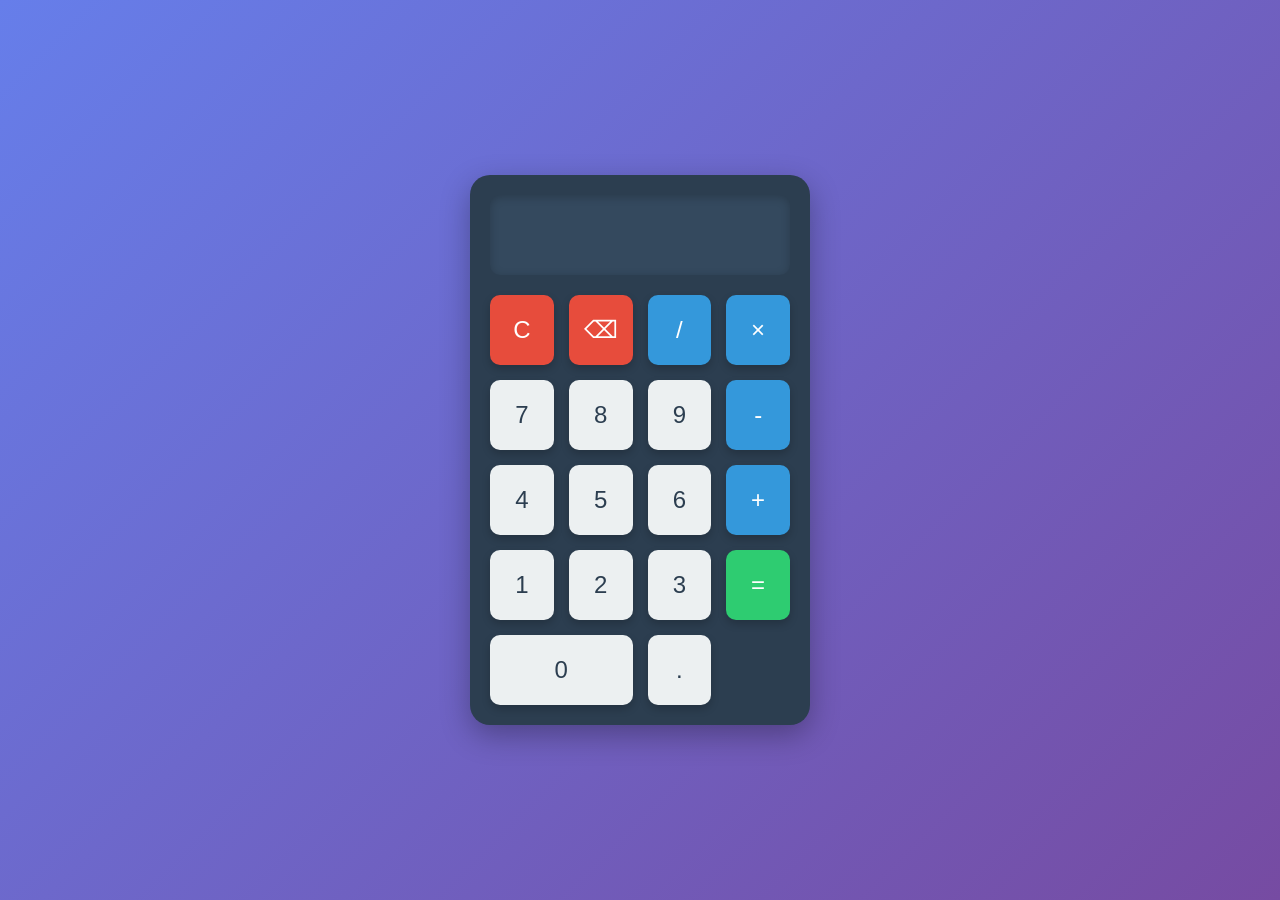
<file: CALCULATOR/index.html>
<!DOCTYPE html>
<html lang="en">
<head>
    <meta charset="UTF-8">
    <meta name="viewport" content="width=device-width, initial-scale=1.0">
    <title>Modern Calculator</title>
    <link rel="stylesheet" href="styles.css">
</head>
<body>
    <div class="calculator">
        <div class="display">
            <input type="text" id="screen" readonly>
        </div>
        <div class="buttons">
            <button class="btn clear" onclick="clearScreen()">C</button>
            <button class="btn clear" onclick="deleteLast()">⌫</button>
            <button class="btn operator" onclick="appendToScreen('/')">/</button>
            <button class="btn operator" onclick="appendToScreen('*')">×</button>
            
            <button class="btn number" onclick="appendToScreen('7')">7</button>
            <button class="btn number" onclick="appendToScreen('8')">8</button>
            <button class="btn number" onclick="appendToScreen('9')">9</button>
            <button class="btn operator" onclick="appendToScreen('-')">-</button>
            
            <button class="btn number" onclick="appendToScreen('4')">4</button>
            <button class="btn number" onclick="appendToScreen('5')">5</button>
            <button class="btn number" onclick="appendToScreen('6')">6</button>
            <button class="btn operator" onclick="appendToScreen('+')">+</button>
            
            <button class="btn number" onclick="appendToScreen('1')">1</button>
            <button class="btn number" onclick="appendToScreen('2')">2</button>
            <button class="btn number" onclick="appendToScreen('3')">3</button>
            <button class="btn equals" onclick="calculate()" rowspan="2">=</button>
            
            <button class="btn number zero" onclick="appendToScreen('0')">0</button>
            <button class="btn number" onclick="appendToScreen('.')">.</button>
        </div>
    </div>
    
    <script src="script.js"></script>
</body>
</html>
</file>
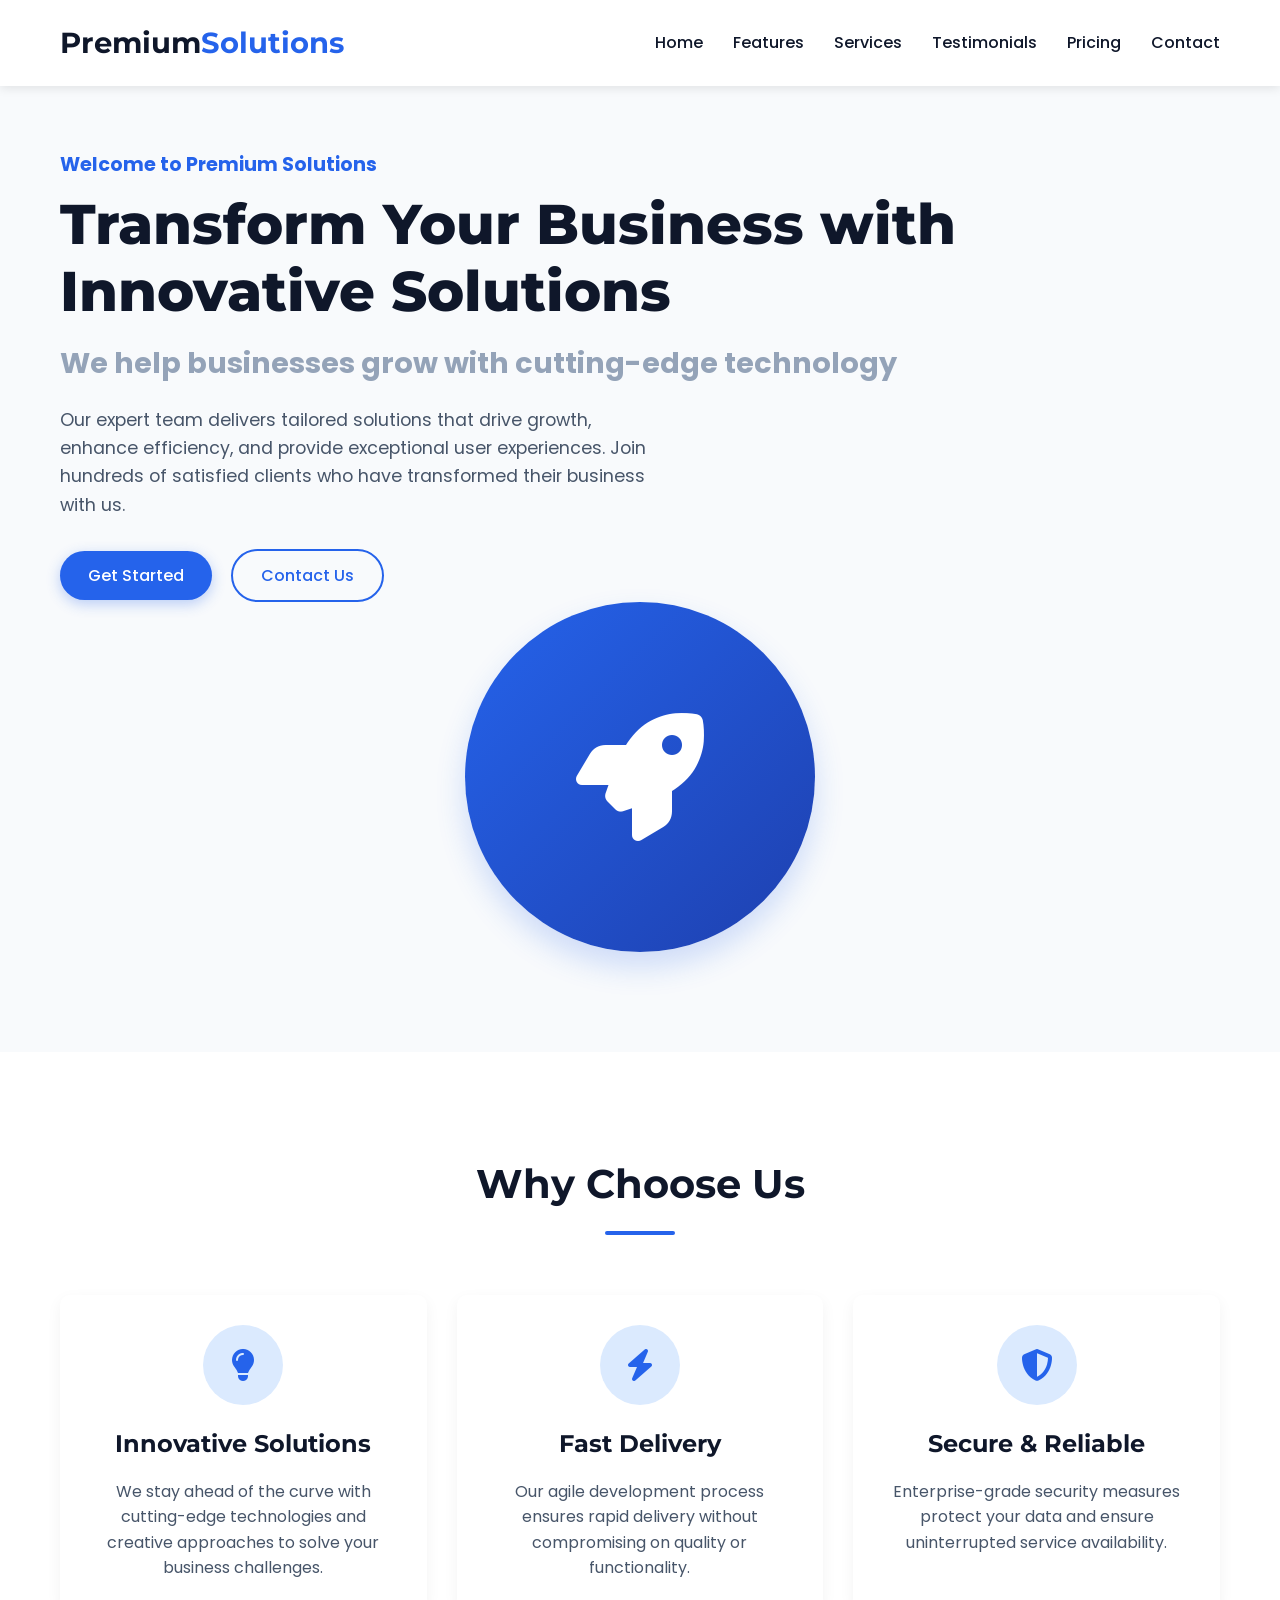
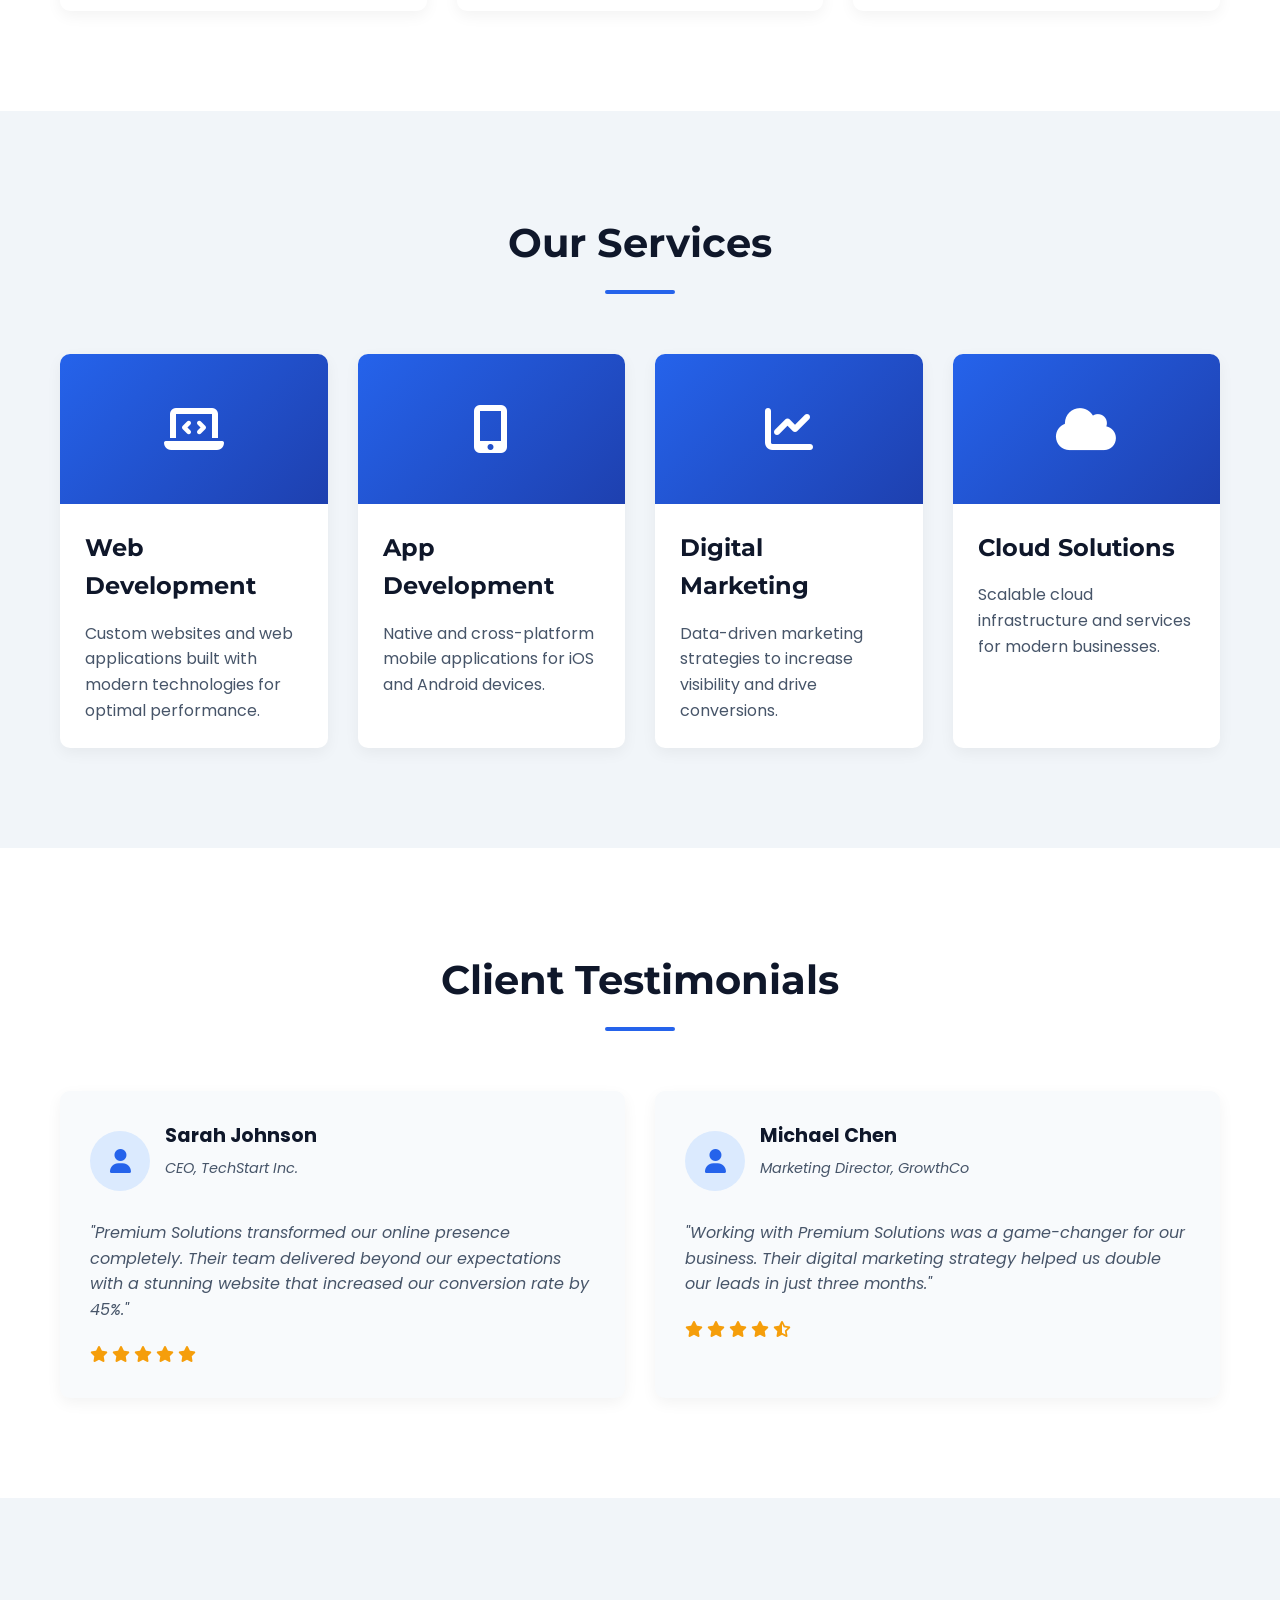
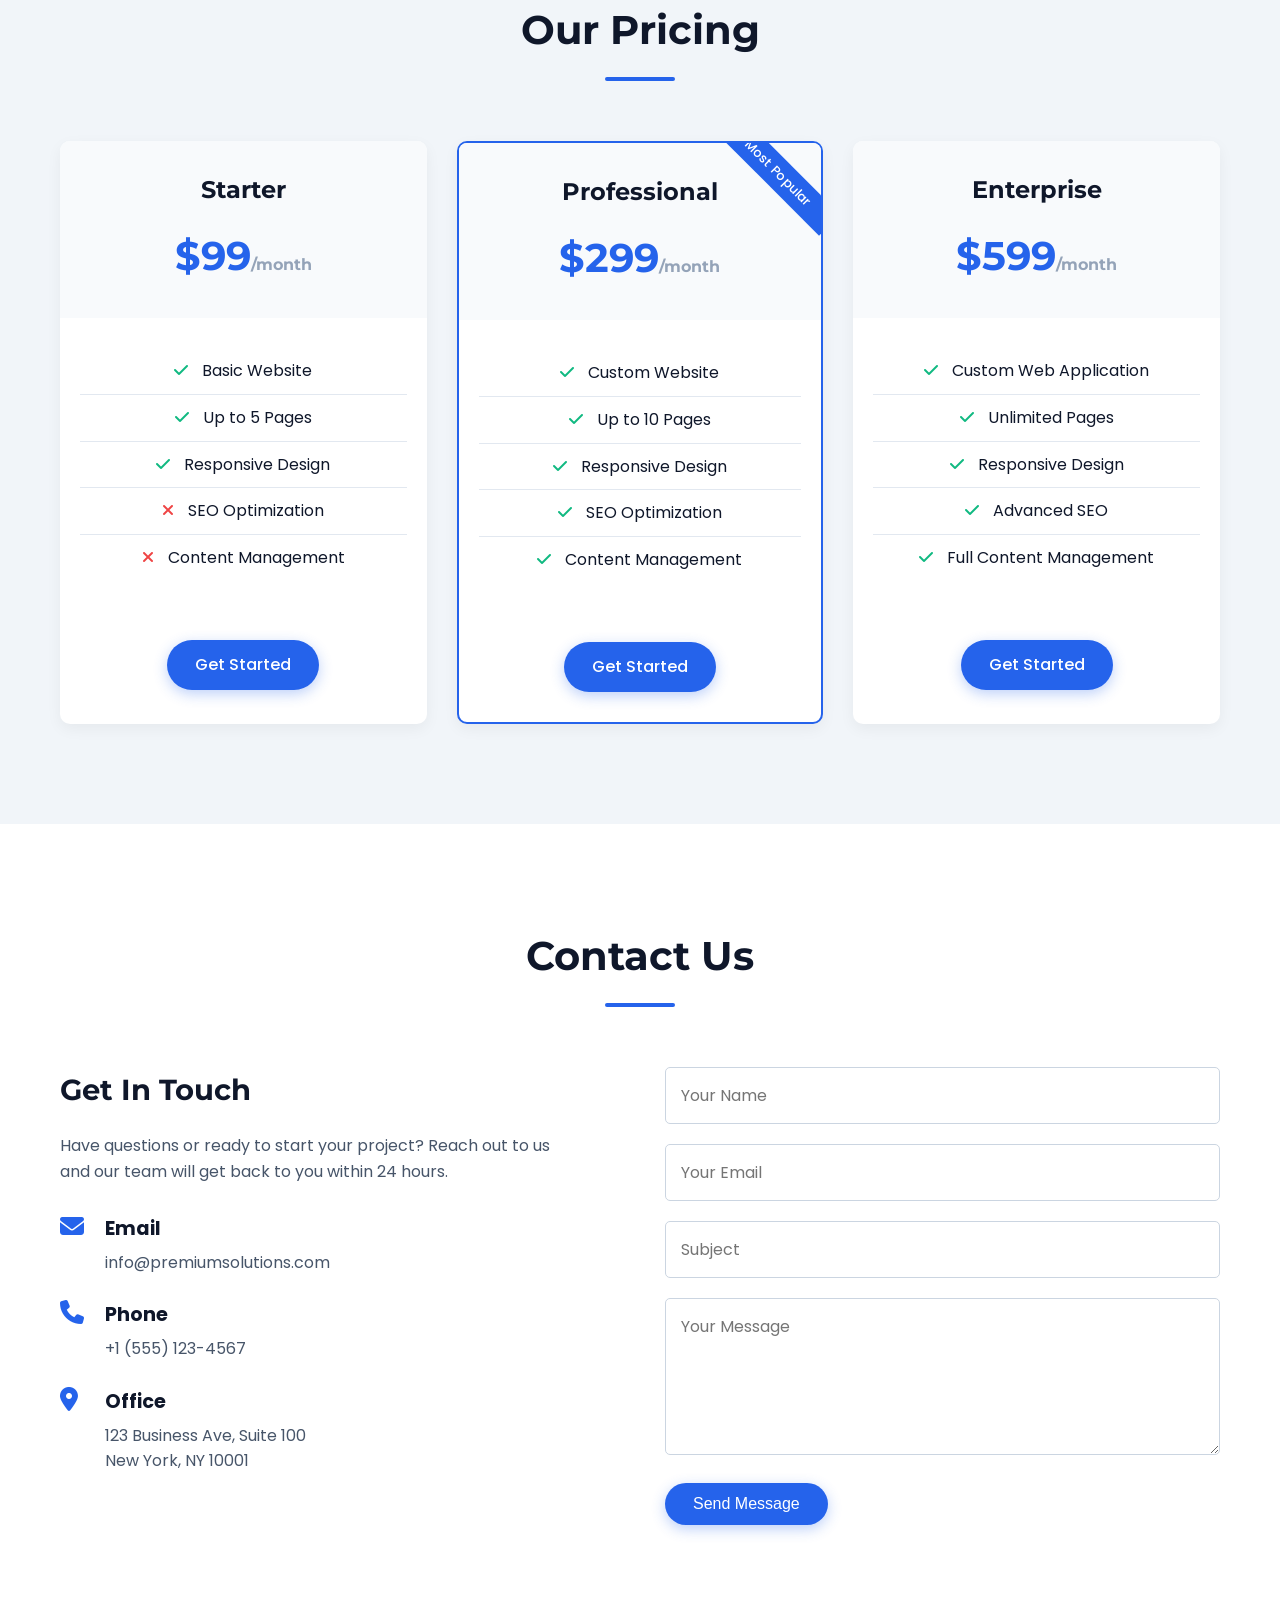
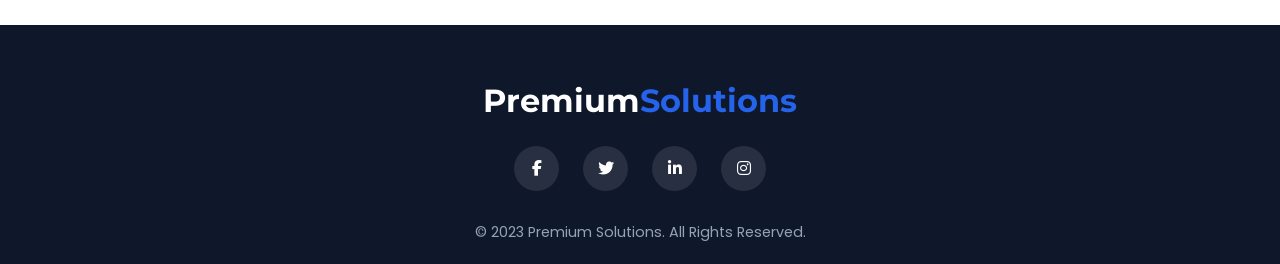
<file: LANDING PAGE/index.html>
<!DOCTYPE html>
<html lang="en">
<head>
    <meta charset="UTF-8">
    <meta name="viewport" content="width=device-width, initial-scale=1.0">
    <title>Premium Solutions | Professional Landing Page</title>
    <link rel="stylesheet" href="styles.css">
    <link rel="stylesheet" href="https://cdnjs.cloudflare.com/ajax/libs/font-awesome/6.4.0/css/all.min.css">
    <link href="https://fonts.googleapis.com/css2?family=Poppins:wght@300;400;500;600;700&family=Montserrat:wght@700;800&display=swap" rel="stylesheet">
</head>
<body>
    <!-- Header Section -->
    <header>
        <div class="container">
            <nav class="navbar">
                <div class="logo">
                    <h2>Premium<span>Solutions</span></h2>
                </div>
                <ul class="nav-links">
                    <li><a href="#home">Home</a></li>
                    <li><a href="#features">Features</a></li>
                    <li><a href="#services">Services</a></li>
                    <li><a href="#testimonials">Testimonials</a></li>
                    <li><a href="#pricing">Pricing</a></li>
                    <li><a href="#contact">Contact</a></li>
                </ul>
                <div class="burger">
                    <div class="line1"></div>
                    <div class="line2"></div>
                    <div class="line3"></div>
                </div>
            </nav>
        </div>
    </header>

    <!-- Hero Section -->
    <section id="home" class="hero">
        <div class="container">
            <div class="hero-content">
                <h4>Welcome to Premium Solutions</h4>
                <h1>Transform Your Business with Innovative Solutions</h1>
                <h3>We help businesses grow with cutting-edge technology</h3>
                <p>Our expert team delivers tailored solutions that drive growth, enhance efficiency, and provide exceptional user experiences. Join hundreds of satisfied clients who have transformed their business with us.</p>
                <div class="hero-btns">
                    <a href="#services" class="btn primary-btn">Get Started</a>
                    <a href="#contact" class="btn secondary-btn">Contact Us</a>
                </div>
            </div>
            <div class="hero-img">
                <div class="image-placeholder">
                    <i class="fas fa-rocket"></i>
                </div>
            </div>
        </div>
    </section>

    <!-- Features Section -->
    <section id="features" class="features">
        <div class="container">
            <div class="section-title">
                <h2>Why Choose Us</h2>
                <div class="underline"></div>
            </div>
            <div class="features-content">
                <div class="feature-card">
                    <div class="feature-icon">
                        <i class="fas fa-lightbulb"></i>
                    </div>
                    <h3>Innovative Solutions</h3>
                    <p>We stay ahead of the curve with cutting-edge technologies and creative approaches to solve your business challenges.</p>
                </div>
                <div class="feature-card">
                    <div class="feature-icon">
                        <i class="fas fa-bolt"></i>
                    </div>
                    <h3>Fast Delivery</h3>
                    <p>Our agile development process ensures rapid delivery without compromising on quality or functionality.</p>
                </div>
                <div class="feature-card">
                    <div class="feature-icon">
                        <i class="fas fa-shield-alt"></i>
                    </div>
                    <h3>Secure & Reliable</h3>
                    <p>Enterprise-grade security measures protect your data and ensure uninterrupted service availability.</p>
                </div>
            </div>
        </div>
    </section>

    <!-- Services Section -->
    <section id="services" class="services">
        <div class="container">
            <div class="section-title">
                <h2>Our Services</h2>
                <div class="underline"></div>
            </div>
            <div class="services-content">
                <div class="service-card">
                    <div class="service-img">
                        <i class="fas fa-laptop-code"></i>
                    </div>
                    <div class="service-info">
                        <h3>Web Development</h3>
                        <p>Custom websites and web applications built with modern technologies for optimal performance.</p>
                    </div>
                </div>
                <div class="service-card">
                    <div class="service-img">
                        <i class="fas fa-mobile-alt"></i>
                    </div>
                    <div class="service-info">
                        <h3>App Development</h3>
                        <p>Native and cross-platform mobile applications for iOS and Android devices.</p>
                    </div>
                </div>
                <div class="service-card">
                    <div class="service-img">
                        <i class="fas fa-chart-line"></i>
                    </div>
                    <div class="service-info">
                        <h3>Digital Marketing</h3>
                        <p>Data-driven marketing strategies to increase visibility and drive conversions.</p>
                    </div>
                </div>
                <div class="service-card">
                    <div class="service-img">
                        <i class="fas fa-cloud"></i>
                    </div>
                    <div class="service-info">
                        <h3>Cloud Solutions</h3>
                        <p>Scalable cloud infrastructure and services for modern businesses.</p>
                    </div>
                </div>
            </div>
        </div>
    </section>

    <!-- Testimonials Section -->
    <section id="testimonials" class="testimonials">
        <div class="container">
            <div class="section-title">
                <h2>Client Testimonials</h2>
                <div class="underline"></div>
            </div>
            <div class="testimonials-content">
                <div class="testimonial-card">
                    <div class="client-info">
                        <div class="client-img">
                            <i class="fas fa-user"></i>
                        </div>
                        <div>
                            <h3>Sarah Johnson</h3>
                            <p>CEO, TechStart Inc.</p>
                        </div>
                    </div>
                    <p>"Premium Solutions transformed our online presence completely. Their team delivered beyond our expectations with a stunning website that increased our conversion rate by 45%."</p>
                    <div class="rating">
                        <i class="fas fa-star"></i>
                        <i class="fas fa-star"></i>
                        <i class="fas fa-star"></i>
                        <i class="fas fa-star"></i>
                        <i class="fas fa-star"></i>
                    </div>
                </div>
                <div class="testimonial-card">
                    <div class="client-info">
                        <div class="client-img">
                            <i class="fas fa-user"></i>
                        </div>
                        <div>
                            <h3>Michael Chen</h3>
                            <p>Marketing Director, GrowthCo</p>
                        </div>
                    </div>
                    <p>"Working with Premium Solutions was a game-changer for our business. Their digital marketing strategy helped us double our leads in just three months."</p>
                    <div class="rating">
                        <i class="fas fa-star"></i>
                        <i class="fas fa-star"></i>
                        <i class="fas fa-star"></i>
                        <i class="fas fa-star"></i>
                        <i class="fas fa-star-half-alt"></i>
                    </div>
                </div>
            </div>
        </div>
    </section>

    <!-- Pricing Section -->
    <section id="pricing" class="pricing">
        <div class="container">
            <div class="section-title">
                <h2>Our Pricing</h2>
                <div class="underline"></div>
            </div>
            <div class="pricing-content">
                <div class="pricing-card">
                    <div class="pricing-header">
                        <h3>Starter</h3>
                        <h2>$99<span>/month</span></h2>
                    </div>
                    <div class="pricing-features">
                        <ul>
                            <li><i class="fas fa-check"></i> Basic Website</li>
                            <li><i class="fas fa-check"></i> Up to 5 Pages</li>
                            <li><i class="fas fa-check"></i> Responsive Design</li>
                            <li><i class="fas fa-times"></i> SEO Optimization</li>
                            <li><i class="fas fa-times"></i> Content Management</li>
                        </ul>
                    </div>
                    <a href="#contact" class="btn primary-btn">Get Started</a>
                </div>
                <div class="pricing-card popular">
                    <div class="popular-badge">Most Popular</div>
                    <div class="pricing-header">
                        <h3>Professional</h3>
                        <h2>$299<span>/month</span></h2>
                    </div>
                    <div class="pricing-features">
                        <ul>
                            <li><i class="fas fa-check"></i> Custom Website</li>
                            <li><i class="fas fa-check"></i> Up to 10 Pages</li>
                            <li><i class="fas fa-check"></i> Responsive Design</li>
                            <li><i class="fas fa-check"></i> SEO Optimization</li>
                            <li><i class="fas fa-check"></i> Content Management</li>
                        </ul>
                    </div>
                    <a href="#contact" class="btn primary-btn">Get Started</a>
                </div>
                <div class="pricing-card">
                    <div class="pricing-header">
                        <h3>Enterprise</h3>
                        <h2>$599<span>/month</span></h2>
                    </div>
                    <div class="pricing-features">
                        <ul>
                            <li><i class="fas fa-check"></i> Custom Web Application</li>
                            <li><i class="fas fa-check"></i> Unlimited Pages</li>
                            <li><i class="fas fa-check"></i> Responsive Design</li>
                            <li><i class="fas fa-check"></i> Advanced SEO</li>
                            <li><i class="fas fa-check"></i> Full Content Management</li>
                        </ul>
                    </div>
                    <a href="#contact" class="btn primary-btn">Get Started</a>
                </div>
            </div>
        </div>
    </section>

    <!-- Contact Section -->
    <section id="contact" class="contact">
        <div class="container">
            <div class="section-title">
                <h2>Contact Us</h2>
                <div class="underline"></div>
            </div>
            <div class="contact-content">
                <div class="contact-info">
                    <h3>Get In Touch</h3>
                    <p>Have questions or ready to start your project? Reach out to us and our team will get back to you within 24 hours.</p>
                    <div class="contact-details">
                        <div class="contact-item">
                            <i class="fas fa-envelope"></i>
                            <div>
                                <h4>Email</h4>
                                <p>info@premiumsolutions.com</p>
                            </div>
                        </div>
                        <div class="contact-item">
                            <i class="fas fa-phone"></i>
                            <div>
                                <h4>Phone</h4>
                                <p>+1 (555) 123-4567</p>
                            </div>
                        </div>
                        <div class="contact-item">
                            <i class="fas fa-map-marker-alt"></i>
                            <div>
                                <h4>Office</h4>
                                <p>123 Business Ave, Suite 100<br>New York, NY 10001</p>
                            </div>
                        </div>
                    </div>
                </div>
                <div class="contact-form">
                    <form>
                        <div class="form-group">
                            <input type="text" placeholder="Your Name" required>
                        </div>
                        <div class="form-group">
                            <input type="email" placeholder="Your Email" required>
                        </div>
                        <div class="form-group">
                            <input type="text" placeholder="Subject">
                        </div>
                        <div class="form-group">
                            <textarea placeholder="Your Message" rows="5" required></textarea>
                        </div>
                        <button type="submit" class="btn primary-btn">Send Message</button>
                    </form>
                </div>
            </div>
        </div>
    </section>

    <!-- Footer -->
    <footer>
        <div class="container">
            <div class="footer-content">
                <div class="footer-logo">
                    <h2>Premium<span>Solutions</span></h2>
                </div>
                <div class="social-links">
                    <a href="#"><i class="fab fa-facebook-f"></i></a>
                    <a href="#"><i class="fab fa-twitter"></i></a>
                    <a href="#"><i class="fab fa-linkedin-in"></i></a>
                    <a href="#"><i class="fab fa-instagram"></i></a>
                </div>
                <div class="copyright">
                    <p>&copy; 2023 Premium Solutions. All Rights Reserved.</p>
                </div>
            </div>
        </div>
    </footer>

    <script src="script.js"></script>
</body>
</html>
</file>
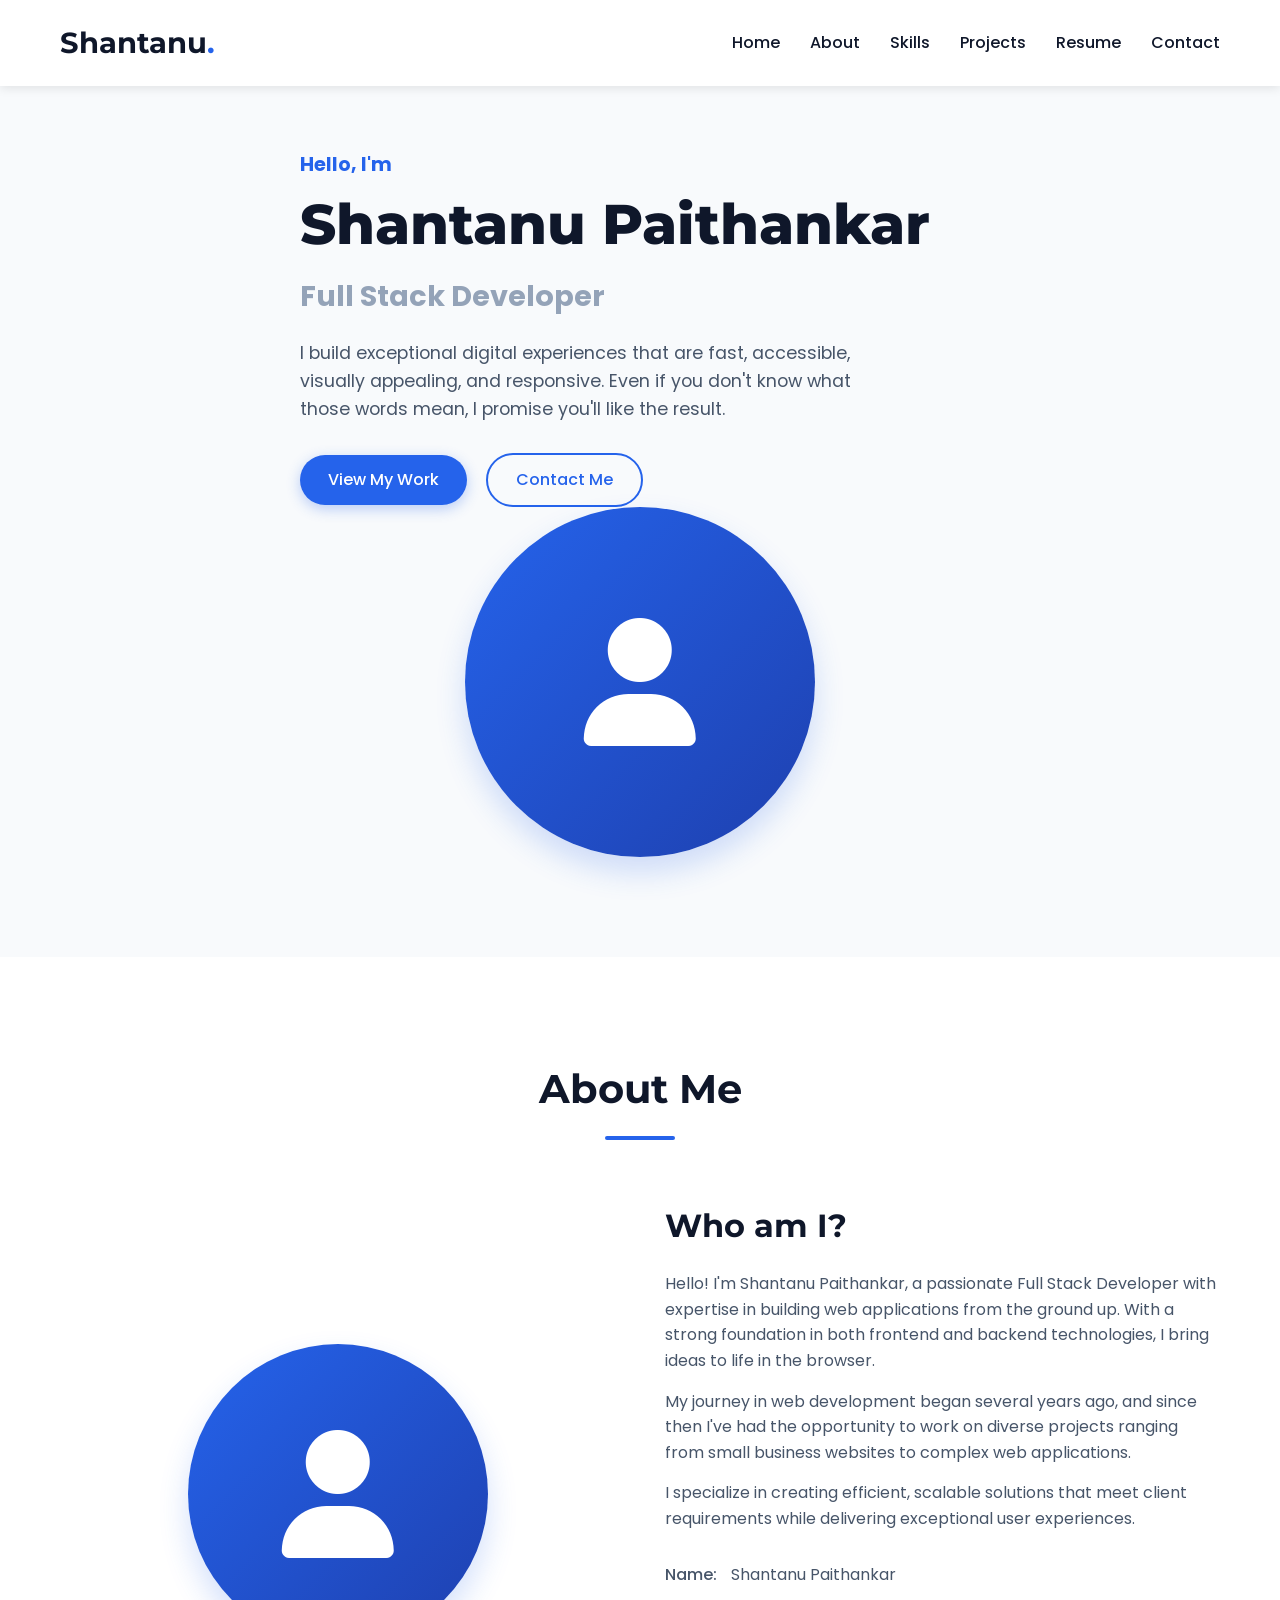
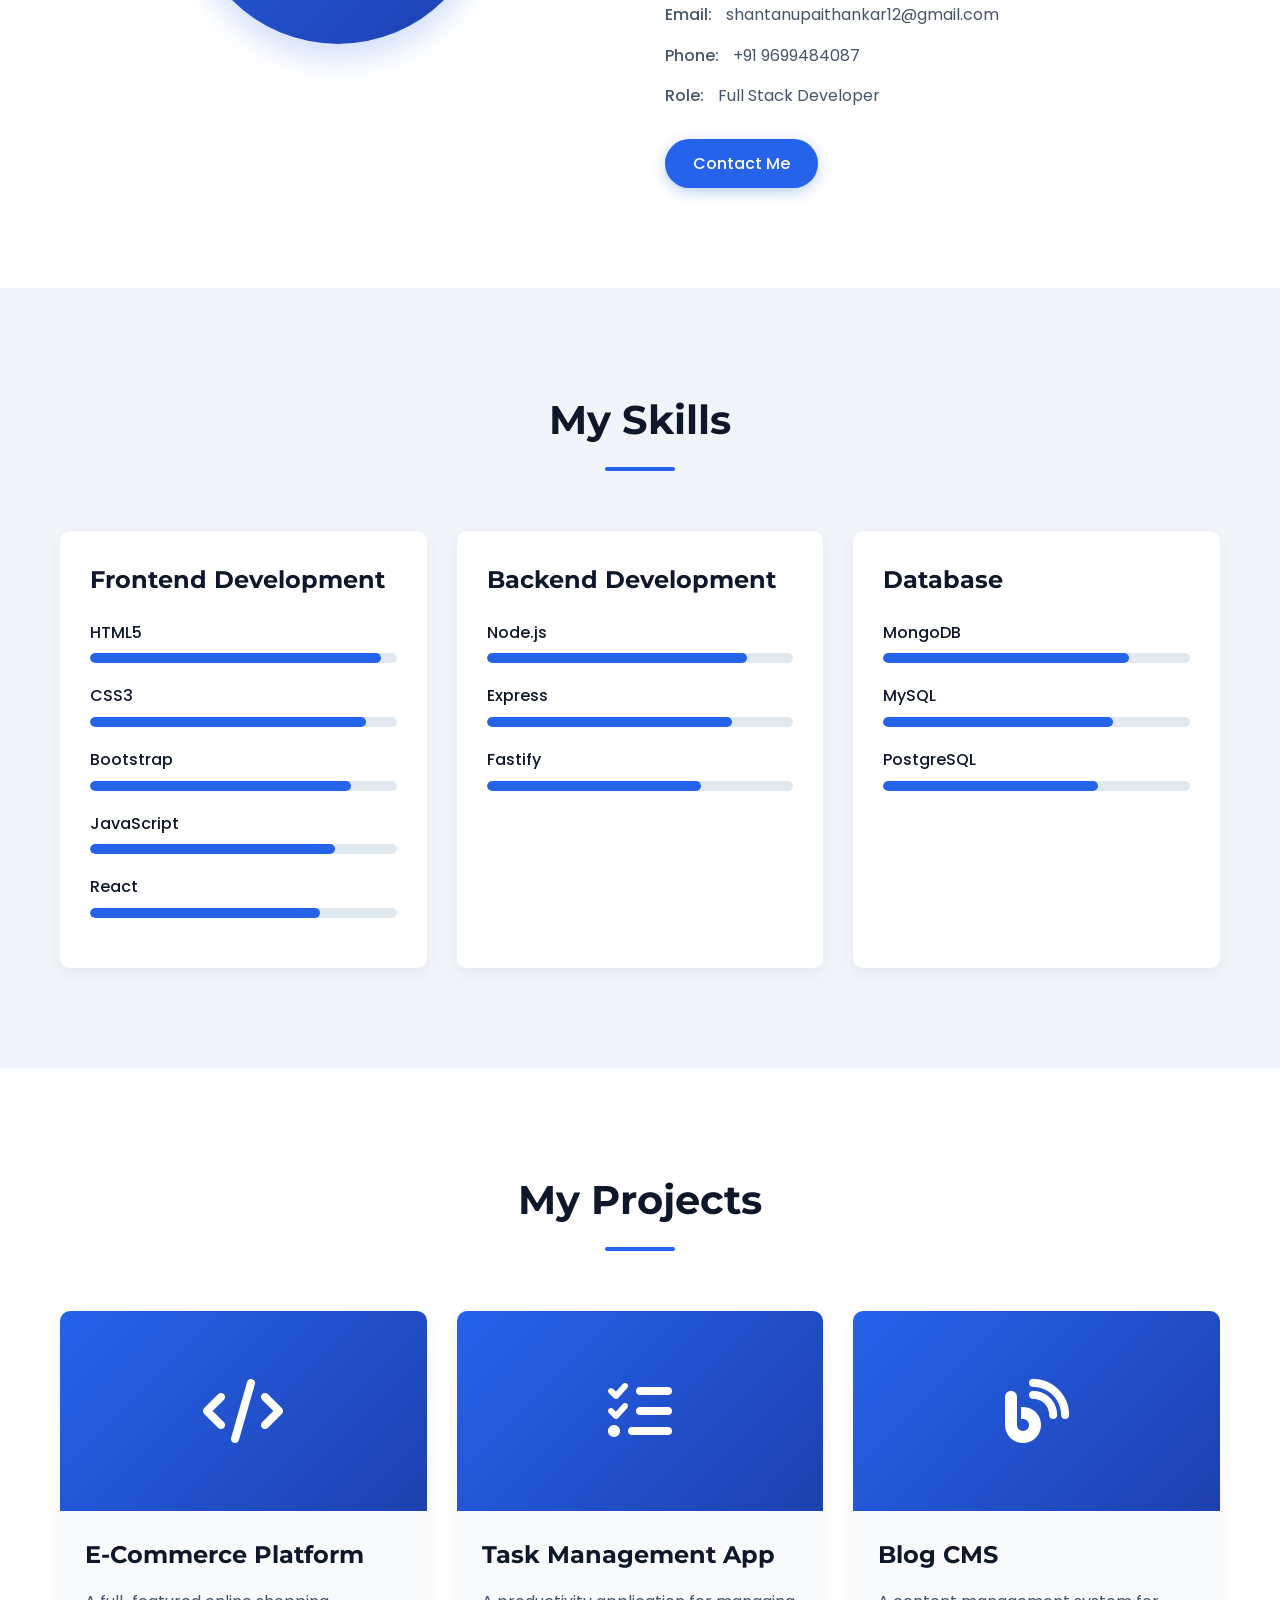
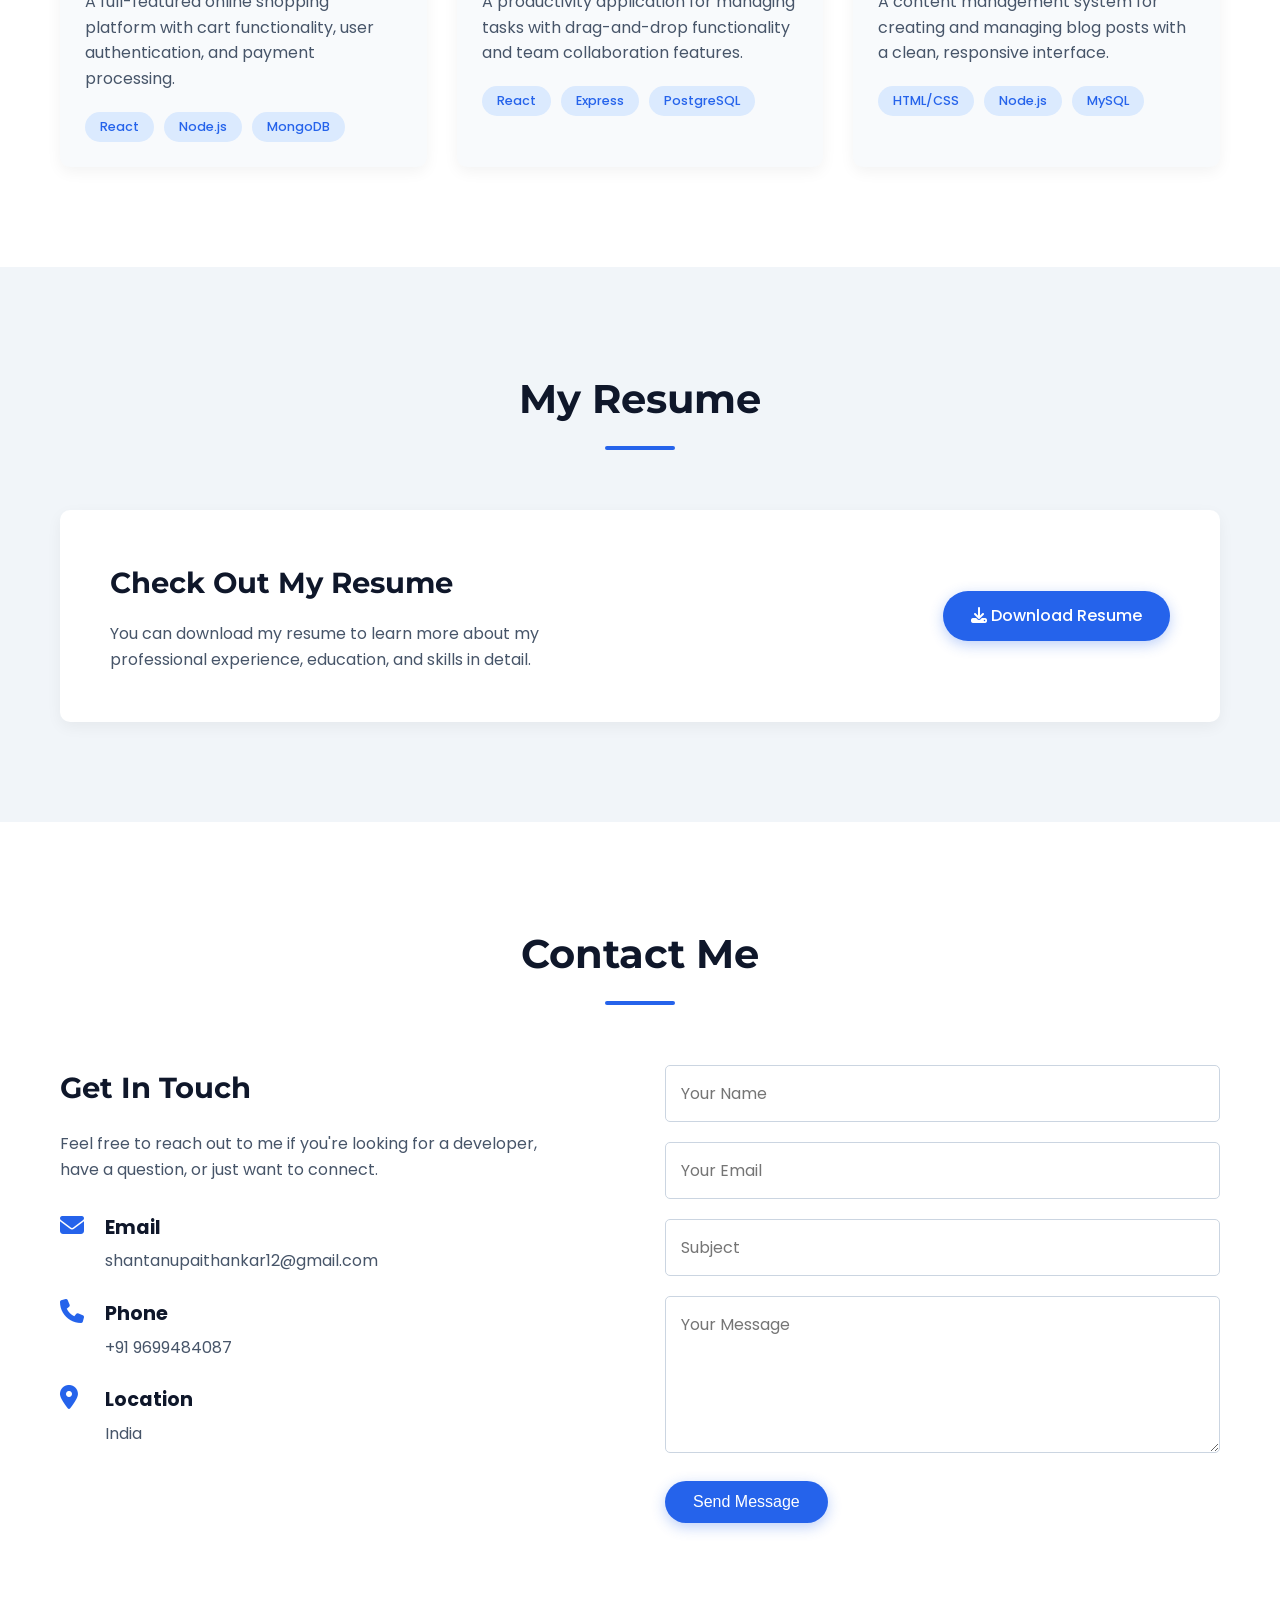
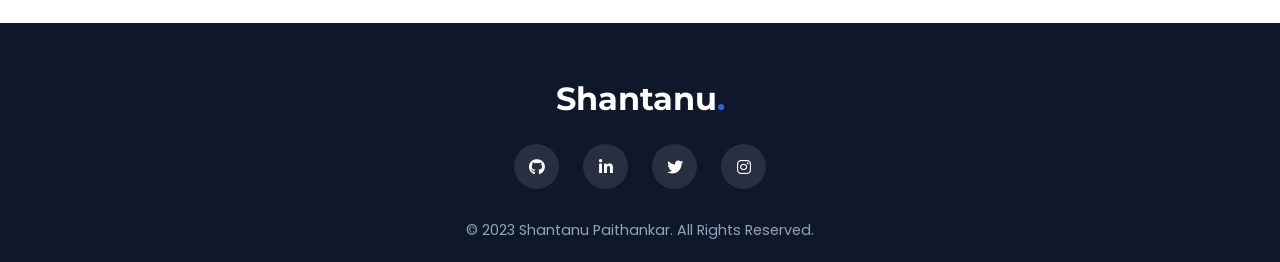
<file: PORTFOLIO/index.html>
<!DOCTYPE html>
<html lang="en">
<head>
    <meta charset="UTF-8">
    <meta name="viewport" content="width=device-width, initial-scale=1.0">
    <title>Shantanu Paithankar | Full Stack Developer</title>
    <link rel="stylesheet" href="styles.css">
    <link rel="stylesheet" href="https://cdnjs.cloudflare.com/ajax/libs/font-awesome/6.4.0/css/all.min.css">
    <link href="https://fonts.googleapis.com/css2?family=Poppins:wght@300;400;500;600;700&family=Montserrat:wght@700;800&display=swap" rel="stylesheet">
</head>
<body>
    <!-- Header Section -->
    <header>
        <div class="container">
            <nav class="navbar">
                <div class="logo">
                    <h2>Shantanu<span>.</span></h2>
                </div>
                <ul class="nav-links">
                    <li><a href="#home">Home</a></li>
                    <li><a href="#about">About</a></li>
                    <li><a href="#skills">Skills</a></li>
                    <li><a href="#projects">Projects</a></li>
                    <li><a href="#resume">Resume</a></li>
                    <li><a href="#contact">Contact</a></li>
                </ul>
                <div class="burger">
                    <div class="line1"></div>
                    <div class="line2"></div>
                    <div class="line3"></div>
                </div>
            </nav>
        </div>
    </header>

    <!-- Hero Section -->
    <section id="home" class="hero">
        <div class="container">
            <div class="hero-content">
                <h4>Hello, I'm</h4>
                <h1>Shantanu Paithankar</h1>
                <h3>Full Stack Developer</h3>
                <p>I build exceptional digital experiences that are fast, accessible, visually appealing, and responsive. Even if you don't know what those words mean, I promise you'll like the result.</p>
                <div class="hero-btns">
                    <a href="#projects" class="btn primary-btn">View My Work</a>
                    <a href="#contact" class="btn secondary-btn">Contact Me</a>
                </div>
            </div>
            <div class="hero-img">
                <div class="profile-placeholder">
                    <i class="fas fa-user"></i>
                </div>
            </div>
        </div>
    </section>

    <!-- About Section -->
    <section id="about" class="about">
        <div class="container">
            <div class="section-title">
                <h2>About Me</h2>
                <div class="underline"></div>
            </div>
            <div class="about-content">
                <div class="about-img">
                    <div class="profile-placeholder">
                        <i class="fas fa-user"></i>
                    </div>
                </div>
                <div class="about-text">
                    <h3>Who am I?</h3>
                    <p>Hello! I'm Shantanu Paithankar, a passionate Full Stack Developer with expertise in building web applications from the ground up. With a strong foundation in both frontend and backend technologies, I bring ideas to life in the browser.</p>
                    <p>My journey in web development began several years ago, and since then I've had the opportunity to work on diverse projects ranging from small business websites to complex web applications.</p>
                    <p>I specialize in creating efficient, scalable solutions that meet client requirements while delivering exceptional user experiences.</p>
                    <div class="about-info">
                        <div class="info-item">
                            <p>Name: <span>Shantanu Paithankar</span></p>
                        </div>
                        <div class="info-item">
                            <p>Email: <span>shantanupaithankar12@gmail.com</span></p>
                        </div>
                        <div class="info-item">
                            <p>Phone: <span>+91 9699484087</span></p>
                        </div>
                        <div class="info-item">
                            <p>Role: <span>Full Stack Developer</span></p>
                        </div>
                    </div>
                    <a href="#contact" class="btn primary-btn">Contact Me</a>
                </div>
            </div>
        </div>
    </section>

    <!-- Skills Section -->
    <section id="skills" class="skills">
        <div class="container">
            <div class="section-title">
                <h2>My Skills</h2>
                <div class="underline"></div>
            </div>
            <div class="skills-content">
                <div class="skill-category">
                    <h3>Frontend Development</h3>
                    <div class="skill-bar">
                        <p>HTML5</p>
                        <div class="progress">
                            <span class="html-progress"></span>
                        </div>
                    </div>
                    <div class="skill-bar">
                        <p>CSS3</p>
                        <div class="progress">
                            <span class="css-progress"></span>
                        </div>
                    </div>
                    <div class="skill-bar">
                        <p>Bootstrap</p>
                        <div class="progress">
                            <span class="bootstrap-progress"></span>
                        </div>
                    </div>
                    <div class="skill-bar">
                        <p>JavaScript</p>
                        <div class="progress">
                            <span class="js-progress"></span>
                        </div>
                    </div>
                    <div class="skill-bar">
                        <p>React</p>
                        <div class="progress">
                            <span class="react-progress"></span>
                        </div>
                    </div>
                </div>
                <div class="skill-category">
                    <h3>Backend Development</h3>
                    <div class="skill-bar">
                        <p>Node.js</p>
                        <div class="progress">
                            <span class="node-progress"></span>
                        </div>
                    </div>
                    <div class="skill-bar">
                        <p>Express</p>
                        <div class="progress">
                            <span class="express-progress"></span>
                        </div>
                    </div>
                    <div class="skill-bar">
                        <p>Fastify</p>
                        <div class="progress">
                            <span class="fastify-progress"></span>
                        </div>
                    </div>
                </div>
                <div class="skill-category">
                    <h3>Database</h3>
                    <div class="skill-bar">
                        <p>MongoDB</p>
                        <div class="progress">
                            <span class="mongodb-progress"></span>
                        </div>
                    </div>
                    <div class="skill-bar">
                        <p>MySQL</p>
                        <div class="progress">
                            <span class="mysql-progress"></span>
                        </div>
                    </div>
                    <div class="skill-bar">
                        <p>PostgreSQL</p>
                        <div class="progress">
                            <span class="postgresql-progress"></span>
                        </div>
                    </div>
                </div>
            </div>
        </div>
    </section>

    <!-- Projects Section -->
    <section id="projects" class="projects">
        <div class="container">
            <div class="section-title">
                <h2>My Projects</h2>
                <div class="underline"></div>
            </div>
            <div class="projects-content">
                <div class="project-card">
                    <div class="project-img">
                        <i class="fas fa-code"></i>
                    </div>
                    <div class="project-info">
                        <h3>E-Commerce Platform</h3>
                        <p>A full-featured online shopping platform with cart functionality, user authentication, and payment processing.</p>
                        <div class="project-tech">
                            <span>React</span>
                            <span>Node.js</span>
                            <span>MongoDB</span>
                        </div>
                    </div>
                </div>
                <div class="project-card">
                    <div class="project-img">
                        <i class="fas fa-tasks"></i>
                    </div>
                    <div class="project-info">
                        <h3>Task Management App</h3>
                        <p>A productivity application for managing tasks with drag-and-drop functionality and team collaboration features.</p>
                        <div class="project-tech">
                            <span>React</span>
                            <span>Express</span>
                            <span>PostgreSQL</span>
                        </div>
                    </div>
                </div>
                <div class="project-card">
                    <div class="project-img">
                        <i class="fas fa-blog"></i>
                    </div>
                    <div class="project-info">
                        <h3>Blog CMS</h3>
                        <p>A content management system for creating and managing blog posts with a clean, responsive interface.</p>
                        <div class="project-tech">
                            <span>HTML/CSS</span>
                            <span>Node.js</span>
                            <span>MySQL</span>
                        </div>
                    </div>
                </div>
            </div>
        </div>
    </section>

    <!-- Resume Section -->
    <section id="resume" class="resume">
        <div class="container">
            <div class="section-title">
                <h2>My Resume</h2>
                <div class="underline"></div>
            </div>
            <div class="resume-content">
                <div class="resume-text">
                    <h3>Check Out My Resume</h3>
                    <p>You can download my resume to learn more about my professional experience, education, and skills in detail.</p>
                </div>
                <div class="resume-btn">
                    <a href="shantanu.resume.pdf" class="btn primary-btn" download="Shantanu_Paithankar_Resume.pdf">
                        <i class="fas fa-download"></i> Download Resume
                    </a>
                </div>
            </div>
        </div>
    </section>

    <!-- Contact Section -->
    <section id="contact" class="contact">
        <div class="container">
            <div class="section-title">
                <h2>Contact Me</h2>
                <div class="underline"></div>
            </div>
            <div class="contact-content">
                <div class="contact-info">
                    <h3>Get In Touch</h3>
                    <p>Feel free to reach out to me if you're looking for a developer, have a question, or just want to connect.</p>
                    <div class="contact-details">
                        <div class="contact-item">
                            <i class="fas fa-envelope"></i>
                            <div>
                                <h4>Email</h4>
                                <p>shantanupaithankar12@gmail.com</p>
                            </div>
                        </div>
                        <div class="contact-item">
                            <i class="fas fa-phone"></i>
                            <div>
                                <h4>Phone</h4>
                                <p>+91 9699484087</p>
                            </div>
                        </div>
                        <div class="contact-item">
                            <i class="fas fa-map-marker-alt"></i>
                            <div>
                                <h4>Location</h4>
                                <p>India</p>
                            </div>
                        </div>
                    </div>
                </div>
                <div class="contact-form">
                    <form>
                        <div class="form-group">
                            <input type="text" placeholder="Your Name" required>
                        </div>
                        <div class="form-group">
                            <input type="email" placeholder="Your Email" required>
                        </div>
                        <div class="form-group">
                            <input type="text" placeholder="Subject">
                        </div>
                        <div class="form-group">
                            <textarea placeholder="Your Message" rows="5" required></textarea>
                        </div>
                        <button type="submit" class="btn primary-btn">Send Message</button>
                    </form>
                </div>
            </div>
        </div>
    </section>

    <!-- Footer -->
    <footer>
        <div class="container">
            <div class="footer-content">
                <div class="footer-logo">
                    <h2>Shantanu<span>.</span></h2>
                </div>
                <div class="social-links">
                    <a href="#"><i class="fab fa-github"></i></a>
                    <a href="#"><i class="fab fa-linkedin-in"></i></a>
                    <a href="#"><i class="fab fa-twitter"></i></a>
                    <a href="#"><i class="fab fa-instagram"></i></a>
                </div>
                <div class="copyright">
                    <p>&copy; 2023 Shantanu Paithankar. All Rights Reserved.</p>
                </div>
            </div>
        </div>
    </footer>

    <script src="script.js"></script>
</body>
</html>
</file>
<file: CALCULATOR/styles.css>
* {
    margin: 0;
    padding: 0;
    box-sizing: border-box;
    font-family: 'Segoe UI', Tahoma, Geneva, Verdana, sans-serif;
}

body {
    display: flex;
    justify-content: center;
    align-items: center;
    min-height: 100vh;
    background: linear-gradient(135deg, #667eea 0%, #764ba2 100%);
}

.calculator {
    background: #2c3e50;
    border-radius: 20px;
    padding: 20px;
    box-shadow: 0 10px 30px rgba(0, 0, 0, 0.3);
    width: 340px;
}

.display {
    margin-bottom: 20px;
}

.display input {
    width: 100%;
    height: 80px;
    border: none;
    background: #34495e;
    color: white;
    text-align: right;
    padding: 0 20px;
    font-size: 2.5rem;
    border-radius: 10px;
    outline: none;
    box-shadow: inset 0 2px 10px rgba(0, 0, 0, 0.2);
}

.buttons {
    display: grid;
    grid-template-columns: repeat(4, 1fr);
    grid-gap: 15px;
}

.btn {
    height: 70px;
    border: none;
    border-radius: 10px;
    font-size: 1.5rem;
    font-weight: 500;
    cursor: pointer;
    transition: all 0.2s ease;
    outline: none;
    box-shadow: 0 4px 8px rgba(0, 0, 0, 0.2);
}

.btn:active {
    transform: translateY(2px);
    box-shadow: 0 2px 4px rgba(0, 0, 0, 0.2);
}

.number {
    background: #ecf0f1;
    color: #2c3e50;
}

.number:hover {
    background: #d5dbdb;
}

.operator {
    background: #3498db;
    color: white;
}

.operator:hover {
    background: #2980b9;
}

.clear {
    background: #e74c3c;
    color: white;
}

.clear:hover {
    background: #c0392b;
}

.equals {
    background: #2ecc71;
    color: white;
    grid-row: span 2;
}

.equals:hover {
    background: #27ae60;
}

.zero {
    grid-column: span 2;
}

/* Responsive Design */
@media (max-width: 400px) {
    .calculator {
        width: 300px;
        padding: 15px;
    }
    
    .btn {
        height: 60px;
        font-size: 1.3rem;
    }
    
    .display input {
        height: 70px;
        font-size: 2rem;
    }
}
</file>
<file: LANDING PAGE/styles.css>
/* Base Styles */
* {
    margin: 0;
    padding: 0;
    box-sizing: border-box;
}

:root {
    --primary-color: #2563eb;
    --secondary-color: #1e40af;
    --dark-color: #0f172a;
    --light-color: #f8fafc;
    --gray-color: #94a3b8;
    --transition: all 0.3s ease;
}

body {
    font-family: 'Poppins', sans-serif;
    background-color: var(--light-color);
    color: var(--dark-color);
    line-height: 1.6;
}

.container {
    max-width: 1200px;
    margin: 0 auto;
    padding: 0 20px;
}

.btn {
    display: inline-block;
    padding: 12px 28px;
    border-radius: 30px;
    text-decoration: none;
    font-weight: 500;
    transition: var(--transition);
    cursor: pointer;
    border: none;
    font-size: 16px;
}

.primary-btn {
    background: var(--primary-color);
    color: white;
    box-shadow: 0 4px 14px rgba(37, 99, 235, 0.3);
}

.primary-btn:hover {
    background: var(--secondary-color);
    transform: translateY(-3px);
    box-shadow: 0 6px 20px rgba(37, 99, 235, 0.4);
}

.secondary-btn {
    background: transparent;
    color: var(--primary-color);
    border: 2px solid var(--primary-color);
    margin-left: 15px;
}

.secondary-btn:hover {
    background: var(--primary-color);
    color: white;
    transform: translateY(-3px);
}

.section-title {
    text-align: center;
    margin-bottom: 60px;
}

.section-title h2 {
    font-size: 2.5rem;
    font-family: 'Montserrat', sans-serif;
    color: var(--dark-color);
    position: relative;
    display: inline-block;
}

.underline {
    height: 4px;
    width: 70px;
    background: var(--primary-color);
    margin: 15px auto 0;
    border-radius: 2px;
}

/* Header Styles */
header {
    position: fixed;
    top: 0;
    left: 0;
    width: 100%;
    z-index: 1000;
    background: rgba(255, 255, 255, 0.95);
    box-shadow: 0 2px 10px rgba(0, 0, 0, 0.1);
    backdrop-filter: blur(10px);
}

.navbar {
    display: flex;
    justify-content: space-between;
    align-items: center;
    padding: 20px 0;
}

.logo h2 {
    font-family: 'Montserrat', sans-serif;
    font-size: 1.8rem;
    font-weight: 700;
}

.logo h2 span {
    color: var(--primary-color);
}

.nav-links {
    display: flex;
    list-style: none;
}

.nav-links li {
    margin-left: 30px;
}

.nav-links a {
    text-decoration: none;
    color: var(--dark-color);
    font-weight: 500;
    transition: var(--transition);
    position: relative;
}

.nav-links a:hover {
    color: var(--primary-color);
}

.nav-links a::after {
    content: '';
    position: absolute;
    bottom: -5px;
    left: 0;
    width: 0;
    height: 2px;
    background: var(--primary-color);
    transition: var(--transition);
}

.nav-links a:hover::after {
    width: 100%;
}

.burger {
    display: none;
    cursor: pointer;
}

.burger div {
    width: 25px;
    height: 3px;
    background: var(--dark-color);
    margin: 5px;
    transition: var(--transition);
}

/* Hero Section */
.hero {
    padding: 150px 0 100px;
    min-height: 100vh;
    display: flex;
    align-items: center;
}

.hero-content {
    flex: 1;
    padding-right: 50px;
}

.hero-content h4 {
    font-size: 1.2rem;
    color: var(--primary-color);
    margin-bottom: 10px;
}

.hero-content h1 {
    font-size: 3.5rem;
    font-family: 'Montserrat', sans-serif;
    font-weight: 800;
    margin-bottom: 15px;
    line-height: 1.2;
}

.hero-content h3 {
    font-size: 1.8rem;
    color: var(--gray-color);
    margin-bottom: 20px;
}

.hero-content p {
    font-size: 1.1rem;
    margin-bottom: 30px;
    color: #475569;
    max-width: 600px;
}

.hero-img {
    flex: 1;
    display: flex;
    justify-content: center;
    align-items: center;
}

.image-placeholder {
    width: 350px;
    height: 350px;
    border-radius: 50%;
    background: linear-gradient(135deg, var(--primary-color), var(--secondary-color));
    display: flex;
    justify-content: center;
    align-items: center;
    box-shadow: 0 15px 30px rgba(37, 99, 235, 0.2);
}

.image-placeholder i {
    font-size: 8rem;
    color: white;
}

/* Features Section */
.features {
    padding: 100px 0;
    background: white;
}

.features-content {
    display: grid;
    grid-template-columns: repeat(auto-fit, minmax(300px, 1fr));
    gap: 30px;
}

.feature-card {
    text-align: center;
    padding: 30px;
    border-radius: 10px;
    box-shadow: 0 5px 15px rgba(0, 0, 0, 0.05);
    transition: var(--transition);
}

.feature-card:hover {
    transform: translateY(-10px);
    box-shadow: 0 15px 30px rgba(0, 0, 0, 0.1);
}

.feature-icon {
    width: 80px;
    height: 80px;
    background: #dbeafe;
    border-radius: 50%;
    display: flex;
    justify-content: center;
    align-items: center;
    margin: 0 auto 20px;
}

.feature-icon i {
    font-size: 2rem;
    color: var(--primary-color);
}

.feature-card h3 {
    font-size: 1.5rem;
    margin-bottom: 15px;
    font-family: 'Montserrat', sans-serif;
}

.feature-card p {
    color: #475569;
}

/* Services Section */
.services {
    padding: 100px 0;
    background: #f1f5f9;
}

.services-content {
    display: grid;
    grid-template-columns: repeat(auto-fit, minmax(250px, 1fr));
    gap: 30px;
}

.service-card {
    background: white;
    border-radius: 10px;
    overflow: hidden;
    box-shadow: 0 5px 15px rgba(0, 0, 0, 0.05);
    transition: var(--transition);
}

.service-card:hover {
    transform: translateY(-10px);
    box-shadow: 0 15px 30px rgba(0, 0, 0, 0.1);
}

.service-img {
    height: 150px;
    background: linear-gradient(135deg, var(--primary-color), var(--secondary-color));
    display: flex;
    justify-content: center;
    align-items: center;
}

.service-img i {
    font-size: 3rem;
    color: white;
}

.service-info {
    padding: 25px;
}

.service-info h3 {
    font-size: 1.5rem;
    margin-bottom: 15px;
    font-family: 'Montserrat', sans-serif;
}

.service-info p {
    color: #475569;
}

/* Testimonials Section */
.testimonials {
    padding: 100px 0;
    background: white;
}

.testimonials-content {
    display: grid;
    grid-template-columns: repeat(auto-fit, minmax(400px, 1fr));
    gap: 30px;
}

.testimonial-card {
    background: #f8fafc;
    border-radius: 10px;
    padding: 30px;
    box-shadow: 0 5px 15px rgba(0, 0, 0, 0.05);
}

.client-info {
    display: flex;
    align-items: center;
    margin-bottom: 20px;
}

.client-img {
    width: 60px;
    height: 60px;
    border-radius: 50%;
    background: #dbeafe;
    display: flex;
    justify-content: center;
    align-items: center;
    margin-right: 15px;
}

.client-img i {
    font-size: 1.5rem;
    color: var(--primary-color);
}

.client-info h3 {
    font-size: 1.2rem;
    margin-bottom: 5px;
}

.client-info p {
    color: var(--gray-color);
    font-size: 0.9rem;
}

.testimonial-card p {
    color: #475569;
    margin-bottom: 20px;
    font-style: italic;
}

.rating i {
    color: #f59e0b;
}

/* Pricing Section */
.pricing {
    padding: 100px 0;
    background: #f1f5f9;
}

.pricing-content {
    display: grid;
    grid-template-columns: repeat(auto-fit, minmax(300px, 1fr));
    gap: 30px;
}

.pricing-card {
    background: white;
    border-radius: 10px;
    overflow: hidden;
    box-shadow: 0 5px 15px rgba(0, 0, 0, 0.05);
    transition: var(--transition);
    position: relative;
    text-align: center;
}

.pricing-card:hover {
    transform: translateY(-10px);
    box-shadow: 0 15px 30px rgba(0, 0, 0, 0.1);
}

.popular {
    border: 2px solid var(--primary-color);
}

.popular-badge {
    position: absolute;
    top: 15px;
    right: -30px;
    background: var(--primary-color);
    color: white;
    padding: 5px 30px;
    transform: rotate(45deg);
    font-size: 0.8rem;
    font-weight: 500;
}

.pricing-header {
    padding: 30px 20px;
    background: #f8fafc;
}

.pricing-header h3 {
    font-size: 1.5rem;
    margin-bottom: 15px;
    font-family: 'Montserrat', sans-serif;
}

.pricing-header h2 {
    font-size: 2.5rem;
    color: var(--primary-color);
    font-family: 'Montserrat', sans-serif;
}

.pricing-header h2 span {
    font-size: 1rem;
    color: var(--gray-color);
}

.pricing-features {
    padding: 30px 20px;
}

.pricing-features ul {
    list-style: none;
    margin-bottom: 30px;
}

.pricing-features ul li {
    padding: 10px 0;
    border-bottom: 1px solid #e2e8f0;
}

.pricing-features ul li:last-child {
    border-bottom: none;
}

.pricing-features i.fa-check {
    color: #10b981;
    margin-right: 10px;
}

.pricing-features i.fa-times {
    color: #ef4444;
    margin-right: 10px;
}

.pricing-card .btn {
    margin-bottom: 30px;
}

/* Contact Section */
.contact {
    padding: 100px 0;
    background: white;
}

.contact-content {
    display: grid;
    grid-template-columns: repeat(auto-fit, minmax(300px, 1fr));
    gap: 50px;
}

.contact-info h3 {
    font-size: 1.8rem;
    margin-bottom: 20px;
    font-family: 'Montserrat', sans-serif;
}

.contact-info p {
    color: #475569;
    margin-bottom: 30px;
    max-width: 500px;
}

.contact-item {
    display: flex;
    margin-bottom: 25px;
}

.contact-item i {
    font-size: 1.5rem;
    color: var(--primary-color);
    margin-right: 15px;
    min-width: 30px;
}

.contact-item h4 {
    font-size: 1.2rem;
    margin-bottom: 5px;
}

.contact-item p {
    margin: 0;
    color: #475569;
}

.contact-form .form-group {
    margin-bottom: 20px;
}

.contact-form input,
.contact-form textarea {
    width: 100%;
    padding: 15px;
    border: 1px solid #cbd5e1;
    border-radius: 5px;
    font-family: 'Poppins', sans-serif;
    font-size: 1rem;
    transition: var(--transition);
}

.contact-form input:focus,
.contact-form textarea:focus {
    outline: none;
    border-color: var(--primary-color);
    box-shadow: 0 0 0 3px rgba(37, 99, 235, 0.1);
}

/* Footer */
footer {
    background: var(--dark-color);
    color: white;
    padding: 50px 0 20px;
}

.footer-content {
    text-align: center;
}

.footer-logo h2 {
    font-family: 'Montserrat', sans-serif;
    font-size: 2rem;
    margin-bottom: 20px;
}

.footer-logo h2 span {
    color: var(--primary-color);
}

.social-links {
    margin-bottom: 30px;
}

.social-links a {
    display: inline-flex;
    justify-content: center;
    align-items: center;
    width: 45px;
    height: 45px;
    background: rgba(255, 255, 255, 0.1);
    color: white;
    border-radius: 50%;
    margin: 0 10px;
    transition: var(--transition);
    text-decoration: none;
}

.social-links a:hover {
    background: var(--primary-color);
    transform: translateY(-5px);
}

.copyright p {
    color: var(--gray-color);
    font-size: 0.9rem;
}

/* Responsive Design */
@media screen and (max-width: 992px) {
    .hero-content {
        padding-right: 0;
        margin-bottom: 50px;
        text-align: center;
    }
    
    .hero-content p {
        margin: 0 auto 30px;
    }
    
    .hero-btns {
        display: flex;
        justify-content: center;
    }
    
    .testimonials-content {
        grid-template-columns: 1fr;
    }
    
    .contact-content {
        grid-template-columns: 1fr;
    }
}

@media screen and (max-width: 768px) {
    .hero {
        padding: 120px 0 80px;
    }
    
    .hero-content h1 {
        font-size: 2.8rem;
    }
    
    .hero-content h3 {
        font-size: 1.5rem;
    }
    
    .image-placeholder {
        width: 280px;
        height: 280px;
    }
    
    .nav-links {
        position: fixed;
        right: -100%;
        top: 70px;
        height: calc(100vh - 70px);
        width: 70%;
        background: white;
        flex-direction: column;
        align-items: center;
        padding: 50px 0;
        transition: var(--transition);
        box-shadow: -5px 0 15px rgba(0, 0, 0, 0.1);
    }
    
    .nav-links.active {
        right: 0;
    }
    
    .nav-links li {
        margin: 20px 0;
    }
    
    .burger {
        display: block;
    }
    
    .burger.toggle .line1 {
        transform: rotate(-45deg) translate(-5px, 6px);
    }
    
    .burger.toggle .line2 {
        opacity: 0;
    }
    
    .burger.toggle .line3 {
        transform: rotate(45deg) translate(-5px, -6px);
    }
    
    .services-content {
        grid-template-columns: repeat(auto-fit, minmax(250px, 1fr));
    }
    
    .pricing-content {
        grid-template-columns: 1fr;
    }
    
    .popular-badge {
        right: -35px;
        padding: 3px 25px;
    }
}

@media screen and (max-width: 576px) {
    .container {
        padding: 0 15px;
    }
    
    .hero-content h1 {
        font-size: 2.2rem;
    }
    
    .hero-content h3 {
        font-size: 1.3rem;
    }
    
    .image-placeholder {
        width: 250px;
        height: 250px;
    }
    
    .section-title h2 {
        font-size: 2rem;
    }
    
    .btn {
        padding: 10px 20px;
    }
    
    .secondary-btn {
        margin-left: 10px;
    }
    
    .features-content {
        grid-template-columns: 1fr;
    }
    
    .services-content {
        grid-template-columns: 1fr;
    }
}
</file>
<file: PORTFOLIO/styles.css>
/* Base Styles */
* {
    margin: 0;
    padding: 0;
    box-sizing: border-box;
}

:root {
    --primary-color: #2563eb;
    --secondary-color: #1e40af;
    --dark-color: #0f172a;
    --light-color: #f8fafc;
    --gray-color: #94a3b8;
    --transition: all 0.3s ease;
}

body {
    font-family: 'Poppins', sans-serif;
    background-color: var(--light-color);
    color: var(--dark-color);
    line-height: 1.6;
}

.container {
    max-width: 1200px;
    margin: 0 auto;
    padding: 0 20px;
}

.btn {
    display: inline-block;
    padding: 12px 28px;
    border-radius: 30px;
    text-decoration: none;
    font-weight: 500;
    transition: var(--transition);
    cursor: pointer;
    border: none;
    font-size: 16px;
}

.btn i.fa-spinner {
    margin-right: 8px;
}

.primary-btn {
    background: var(--primary-color);
    color: white;
    box-shadow: 0 4px 14px rgba(37, 99, 235, 0.3);
}

.primary-btn:hover {
    background: var(--secondary-color);
    transform: translateY(-3px);
    box-shadow: 0 6px 20px rgba(37, 99, 235, 0.4);
}

.secondary-btn {
    background: transparent;
    color: var(--primary-color);
    border: 2px solid var(--primary-color);
    margin-left: 15px;
}

.secondary-btn:hover {
    background: var(--primary-color);
    color: white;
    transform: translateY(-3px);
}

.section-title {
    text-align: center;
    margin-bottom: 60px;
}

.section-title h2 {
    font-size: 2.5rem;
    font-family: 'Montserrat', sans-serif;
    color: var(--dark-color);
    position: relative;
    display: inline-block;
}

.underline {
    height: 4px;
    width: 70px;
    background: var(--primary-color);
    margin: 15px auto 0;
    border-radius: 2px;
}

/* Header Styles */
header {
    position: fixed;
    top: 0;
    left: 0;
    width: 100%;
    z-index: 1000;
    background: rgba(255, 255, 255, 0.95);
    box-shadow: 0 2px 10px rgba(0, 0, 0, 0.1);
    backdrop-filter: blur(10px);
}

.navbar {
    display: flex;
    justify-content: space-between;
    align-items: center;
    padding: 20px 0;
}

.logo h2 {
    font-family: 'Montserrat', sans-serif;
    font-size: 1.8rem;
    font-weight: 700;
}

.logo h2 span {
    color: var(--primary-color);
}

.nav-links {
    display: flex;
    list-style: none;
}

.nav-links li {
    margin-left: 30px;
}

.nav-links a {
    text-decoration: none;
    color: var(--dark-color);
    font-weight: 500;
    transition: var(--transition);
    position: relative;
}

.nav-links a:hover {
    color: var(--primary-color);
}

.nav-links a::after {
    content: '';
    position: absolute;
    bottom: -5px;
    left: 0;
    width: 0;
    height: 2px;
    background: var(--primary-color);
    transition: var(--transition);
}

.nav-links a:hover::after {
    width: 100%;
}

.burger {
    display: none;
    cursor: pointer;
}

.burger div {
    width: 25px;
    height: 3px;
    background: var(--dark-color);
    margin: 5px;
    transition: var(--transition);
}

/* Hero Section */
.hero {
    padding: 150px 0 100px;
    min-height: 100vh;
    display: flex;
    align-items: center;
}

.hero-content {
    flex: 1;
    padding-right: 50px;
}

.hero-content h4 {
    font-size: 1.2rem;
    color: var(--primary-color);
    margin-bottom: 10px;
}

.hero-content h1 {
    font-size: 3.5rem;
    font-family: 'Montserrat', sans-serif;
    font-weight: 800;
    margin-bottom: 15px;
    line-height: 1.2;
}

.hero-content h3 {
    font-size: 1.8rem;
    color: var(--gray-color);
    margin-bottom: 20px;
}

.hero-content p {
    font-size: 1.1rem;
    margin-bottom: 30px;
    color: #475569;
    max-width: 600px;
}

.hero-img {
    flex: 1;
    display: flex;
    justify-content: center;
    align-items: center;
}

.profile-placeholder {
    width: 350px;
    height: 350px;
    border-radius: 50%;
    background: linear-gradient(135deg, var(--primary-color), var(--secondary-color));
    display: flex;
    justify-content: center;
    align-items: center;
    box-shadow: 0 15px 30px rgba(37, 99, 235, 0.2);
}

.profile-placeholder i {
    font-size: 8rem;
    color: white;
}

/* About Section */
.about {
    padding: 100px 0;
    background: white;
}

.about-content {
    display: flex;
    gap: 50px;
    align-items: center;
}

.about-img {
    flex: 1;
    display: flex;
    justify-content: center;
}

.about-img .profile-placeholder {
    width: 300px;
    height: 300px;
}

.about-text {
    flex: 1;
}

.about-text h3 {
    font-size: 2rem;
    margin-bottom: 20px;
    font-family: 'Montserrat', sans-serif;
}

.about-text p {
    margin-bottom: 15px;
    color: #475569;
}

.about-info {
    margin: 30px 0;
}

.info-item {
    margin-bottom: 15px;
    font-weight: 500;
}

.info-item span {
    font-weight: 400;
    color: #475569;
    margin-left: 10px;
}

/* Skills Section */
.skills {
    padding: 100px 0;
    background: #f1f5f9;
}

.skills-content {
    display: grid;
    grid-template-columns: repeat(auto-fit, minmax(300px, 1fr));
    gap: 30px;
}

.skill-category {
    background: white;
    padding: 30px;
    border-radius: 10px;
    box-shadow: 0 5px 15px rgba(0, 0, 0, 0.05);
}

.skill-category h3 {
    font-size: 1.5rem;
    margin-bottom: 20px;
    color: var(--dark-color);
    font-family: 'Montserrat', sans-serif;
}

.skill-bar {
    margin-bottom: 20px;
}

.skill-bar p {
    margin-bottom: 8px;
    font-weight: 500;
}

.progress {
    height: 10px;
    background: #e2e8f0;
    border-radius: 5px;
    overflow: hidden;
}

.progress span {
    display: block;
    height: 100%;
    background: var(--primary-color);
    border-radius: 5px;
    position: relative;
}

.html-progress {
    width: 95%;
}

.css-progress {
    width: 90%;
}

.bootstrap-progress {
    width: 85%;
}

.js-progress {
    width: 80%;
}

.react-progress {
    width: 75%;
}

.node-progress {
    width: 85%;
}

.express-progress {
    width: 80%;
}

.fastify-progress {
    width: 70%;
}

.mongodb-progress {
    width: 80%;
}

.mysql-progress {
    width: 75%;
}

.postgresql-progress {
    width: 70%;
}

/* Projects Section */
.projects {
    padding: 100px 0;
    background: white;
}

.projects-content {
    display: grid;
    grid-template-columns: repeat(auto-fit, minmax(350px, 1fr));
    gap: 30px;
}

.project-card {
    background: #f8fafc;
    border-radius: 10px;
    overflow: hidden;
    box-shadow: 0 5px 15px rgba(0, 0, 0, 0.05);
    transition: var(--transition);
}

.project-card:hover {
    transform: translateY(-10px);
    box-shadow: 0 15px 30px rgba(0, 0, 0, 0.1);
}

.project-img {
    height: 200px;
    background: linear-gradient(135deg, var(--primary-color), var(--secondary-color));
    display: flex;
    justify-content: center;
    align-items: center;
}

.project-img i {
    font-size: 4rem;
    color: white;
}

.project-info {
    padding: 25px;
}

.project-info h3 {
    font-size: 1.5rem;
    margin-bottom: 15px;
    font-family: 'Montserrat', sans-serif;
}

.project-info p {
    margin-bottom: 20px;
    color: #475569;
}

.project-tech {
    display: flex;
    flex-wrap: wrap;
    gap: 10px;
}

.project-tech span {
    background: #dbeafe;
    color: var(--primary-color);
    padding: 5px 15px;
    border-radius: 20px;
    font-size: 0.8rem;
    font-weight: 500;
}

/* Resume Section */
.resume {
    padding: 100px 0;
    background: #f1f5f9;
}

.resume-content {
    display: flex;
    justify-content: space-between;
    align-items: center;
    background: white;
    padding: 50px;
    border-radius: 10px;
    box-shadow: 0 5px 15px rgba(0, 0, 0, 0.05);
}

.resume-text h3 {
    font-size: 1.8rem;
    margin-bottom: 15px;
    font-family: 'Montserrat', sans-serif;
}

.resume-text p {
    color: #475569;
    max-width: 500px;
}

/* Contact Section */
.contact {
    padding: 100px 0;
    background: white;
}

.contact-content {
    display: grid;
    grid-template-columns: repeat(auto-fit, minmax(300px, 1fr));
    gap: 50px;
}

.contact-info h3 {
    font-size: 1.8rem;
    margin-bottom: 20px;
    font-family: 'Montserrat', sans-serif;
}

.contact-info p {
    color: #475569;
    margin-bottom: 30px;
    max-width: 500px;
}

.contact-item {
    display: flex;
    margin-bottom: 25px;
}

.contact-item i {
    font-size: 1.5rem;
    color: var(--primary-color);
    margin-right: 15px;
    min-width: 30px;
}

.contact-item h4 {
    font-size: 1.2rem;
    margin-bottom: 5px;
}

.contact-item p {
    margin: 0;
    color: #475569;
}

.contact-form .form-group {
    margin-bottom: 20px;
}

.contact-form input,
.contact-form textarea {
    width: 100%;
    padding: 15px;
    border: 1px solid #cbd5e1;
    border-radius: 5px;
    font-family: 'Poppins', sans-serif;
    font-size: 1rem;
    transition: var(--transition);
}

.contact-form input:focus,
.contact-form textarea:focus {
    outline: none;
    border-color: var(--primary-color);
    box-shadow: 0 0 0 3px rgba(37, 99, 235, 0.1);
}

/* Footer */
footer {
    background: var(--dark-color);
    color: white;
    padding: 50px 0 20px;
}

.footer-content {
    text-align: center;
}

.footer-logo h2 {
    font-family: 'Montserrat', sans-serif;
    font-size: 2rem;
    margin-bottom: 20px;
}

.footer-logo h2 span {
    color: var(--primary-color);
}

.social-links {
    margin-bottom: 30px;
}

.social-links a {
    display: inline-flex;
    justify-content: center;
    align-items: center;
    width: 45px;
    height: 45px;
    background: rgba(255, 255, 255, 0.1);
    color: white;
    border-radius: 50%;
    margin: 0 10px;
    transition: var(--transition);
    text-decoration: none;
}

.social-links a:hover {
    background: var(--primary-color);
    transform: translateY(-5px);
}

.copyright p {
    color: var(--gray-color);
    font-size: 0.9rem;
}

/* Responsive Design */
@media screen and (max-width: 992px) {
    .hero-content {
        padding-right: 0;
        margin-bottom: 50px;
        text-align: center;
    }
    
    .hero-content p {
        margin: 0 auto 30px;
    }
    
    .hero-btns {
        display: flex;
        justify-content: center;
    }
    
    .about-content {
        flex-direction: column;
    }
    
    .resume-content {
        flex-direction: column;
        text-align: center;
    }
    
    .resume-btn {
        margin-top: 30px;
    }
}

@media screen and (max-width: 768px) {
    .hero {
        padding: 120px 0 80px;
    }
    
    .hero-content h1 {
        font-size: 2.8rem;
    }
    
    .hero-content h3 {
        font-size: 1.5rem;
    }
    
    .profile-placeholder {
        width: 280px;
        height: 280px;
    }
    
    .nav-links {
        position: fixed;
        right: -100%;
        top: 70px;
        height: calc(100vh - 70px);
        width: 70%;
        background: white;
        flex-direction: column;
        align-items: center;
        padding: 50px 0;
        transition: var(--transition);
        box-shadow: -5px 0 15px rgba(0, 0, 0, 0.1);
    }
    
    .nav-links.active {
        right: 0;
    }
    
    .nav-links li {
        margin: 20px 0;
    }
    
    .burger {
        display: block;
    }
    
    .burger.toggle .line1 {
        transform: rotate(-45deg) translate(-5px, 6px);
    }
    
    .burger.toggle .line2 {
        opacity: 0;
    }
    
    .burger.toggle .line3 {
        transform: rotate(45deg) translate(-5px, -6px);
    }
    
    .projects-content {
        grid-template-columns: 1fr;
    }
}

@media screen and (max-width: 576px) {
    .container {
        padding: 0 15px;
    }
    
    .hero-content h1 {
        font-size: 2.2rem;
    }
    
    .hero-content h3 {
        font-size: 1.3rem;
    }
    
    .profile-placeholder {
        width: 250px;
        height: 250px;
    }
    
    .section-title h2 {
        font-size: 2rem;
    }
    
    .btn {
        padding: 10px 20px;
    }
    
    .secondary-btn {
        margin-left: 10px;
    }
    
    .resume-content {
        padding: 30px 20px;
    }
}
</file>
